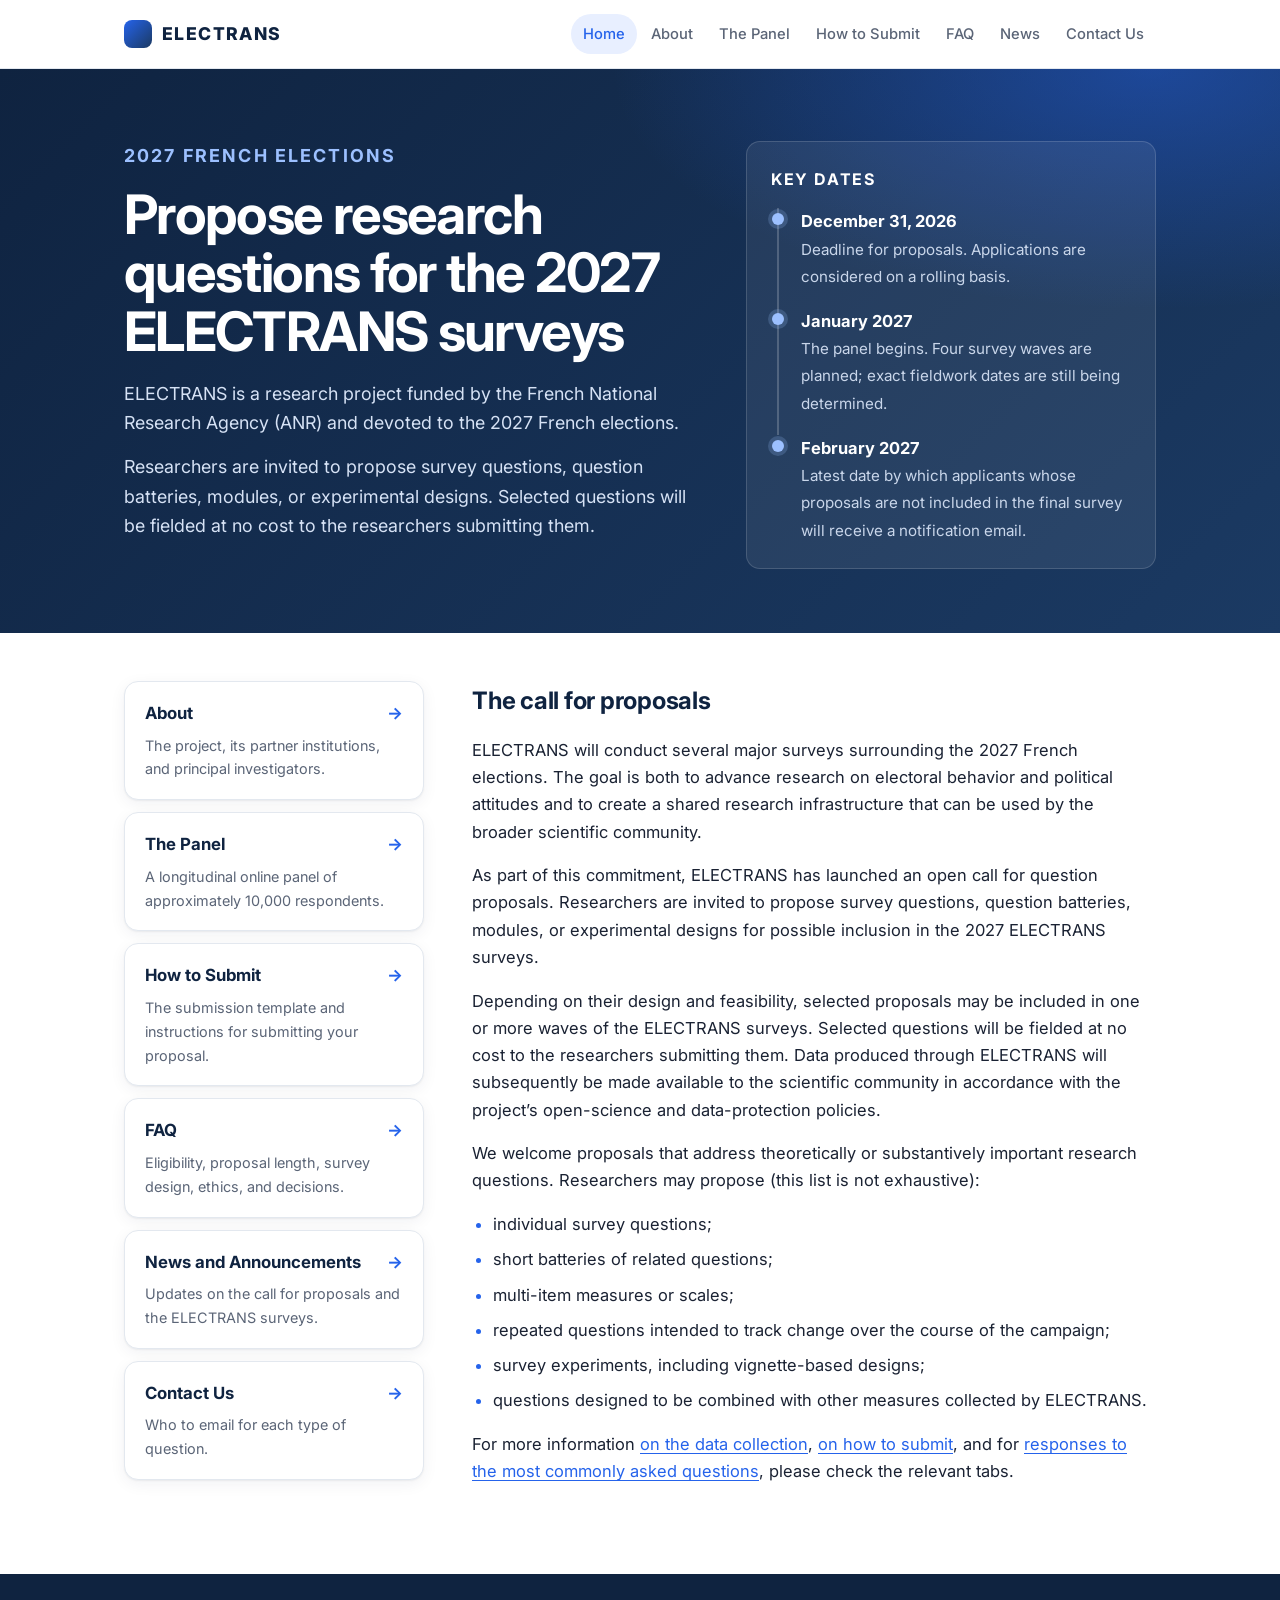
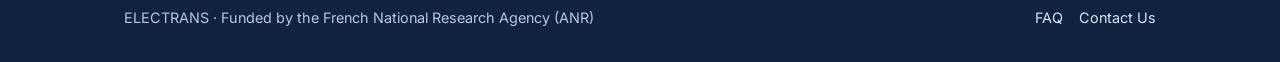
<file: index.html>
<!DOCTYPE html>
<html lang="en">
<head>
  <meta charset="UTF-8">
  <meta name="viewport" content="width=device-width, initial-scale=1.0">
  <title>Home | ELECTRANS</title>
  <link rel="preconnect" href="https://fonts.googleapis.com">
  <link rel="preconnect" href="https://fonts.gstatic.com" crossorigin>
  <link href="https://fonts.googleapis.com/css2?family=Inter:wght@400;500;600;700;800&display=swap" rel="stylesheet">
  <link rel="stylesheet" href="style.css">
</head>
<body>
  <header>
    <div class="container">
      <a class="logo" href="index.html"><span class="logo-mark" aria-hidden="true"></span>ELECTRANS</a>
      <button class="menu-toggle" type="button" aria-expanded="false" aria-controls="site-nav" onclick="var n=document.getElementById('site-nav');var o=n.classList.toggle('open');this.setAttribute('aria-expanded',o)">Menu</button>
      <nav id="site-nav" aria-label="Main">
        <ul>
          <li><a href="index.html" class="active" aria-current="page">Home</a></li>
          <li><a href="about.html">About</a></li>
          <li><a href="panel.html">The Panel</a></li>
          <li><a href="how-to-submit.html">How to Submit</a></li>
          <li><a href="faq.html">FAQ</a></li>
          <li><a href="news.html">News</a></li>
          <li><a href="contact.html">Contact Us</a></li>
        </ul>
      </nav>
    </div>
  </header>

  <div class="hero">
    <div class="container hero-grid">
      <div>
        <p class="eyebrow">2027 French elections</p>
        <h1>Propose research questions for the 2027 ELECTRANS surveys</h1>
        <p>ELECTRANS is a research project funded by the French National Research Agency (ANR) and devoted to the 2027 French elections.</p>
        <p>Researchers are invited to propose survey questions, question batteries, modules, or experimental designs. Selected questions will be fielded at no cost to the researchers submitting them.</p>
      </div>
      <div class="dates">
        <h2>Key dates</h2>
        <ol>
          <li><span class="when">December 31, 2026</span><span class="what">Deadline for proposals. Applications are considered on a rolling basis.</span></li>
          <li><span class="when">January 2027</span><span class="what">The panel begins. Four survey waves are planned; exact fieldwork dates are still being determined.</span></li>
          <li><span class="when">February 2027</span><span class="what">Latest date by which applicants whose proposals are not included in the final survey will receive a notification email.</span></li>
        </ol>
      </div>
    </div>
  </div>

  <main>
    <div class="container">
      <div class="home-grid">
      <aside class="home-links" aria-label="Explore the site">
        <div class="nav-cards nav-stack">
          <a class="nav-card" href="about.html"><span class="t">About</span><span class="d">The project, its partner institutions, and principal investigators.</span></a>
          <a class="nav-card" href="panel.html"><span class="t">The Panel</span><span class="d">A longitudinal online panel of approximately 10,000 respondents.</span></a>
          <a class="nav-card" href="how-to-submit.html"><span class="t">How to Submit</span><span class="d">The submission template and instructions for submitting your proposal.</span></a>
          <a class="nav-card" href="faq.html"><span class="t">FAQ</span><span class="d">Eligibility, proposal length, survey design, ethics, and decisions.</span></a>
          <a class="nav-card" href="news.html"><span class="t">News and Announcements</span><span class="d">Updates on the call for proposals and the ELECTRANS surveys.</span></a>
          <a class="nav-card" href="contact.html"><span class="t">Contact Us</span><span class="d">Who to email for each type of question.</span></a>
        </div>
      </aside>
      <section class="home-text">
        <h2>The call for proposals</h2>
        <p>ELECTRANS will conduct several major surveys surrounding the 2027 French elections. The goal is both to advance research on electoral behavior and political attitudes and to create a shared research infrastructure that can be used by the broader scientific community.</p>
        <p>As part of this commitment, ELECTRANS has launched an open call for question proposals. Researchers are invited to propose survey questions, question batteries, modules, or experimental designs for possible inclusion in the 2027 ELECTRANS surveys.</p>
        <p>Depending on their design and feasibility, selected proposals may be included in one or more waves of the ELECTRANS surveys. Selected questions will be fielded at no cost to the researchers submitting them. Data produced through ELECTRANS will subsequently be made available to the scientific community in accordance with the project&rsquo;s open-science and data-protection policies.</p>
        <p>We welcome proposals that address theoretically or substantively important research questions. Researchers may propose (this list is not exhaustive):</p>
        <ul>
          <li>individual survey questions;</li>
          <li>short batteries of related questions;</li>
          <li>multi-item measures or scales;</li>
          <li>repeated questions intended to track change over the course of the campaign;</li>
          <li>survey experiments, including vignette-based designs;</li>
          <li>questions designed to be combined with other measures collected by ELECTRANS.</li>
        </ul>
        <p>For more information <a href="panel.html">on the data collection</a>, <a href="how-to-submit.html">on how to submit</a>, and for <a href="faq.html">responses to the most commonly asked questions</a>, please check the relevant tabs.</p>
      </section>
      </div>

    </div>
  </main>

  <footer>
    <div class="container">
      <p>ELECTRANS &middot; Funded by the French National Research Agency (ANR)</p>
      <p><a href="faq.html">FAQ</a><a href="contact.html">Contact Us</a></p>
    </div>
  </footer>
</body>
</html>
</file>
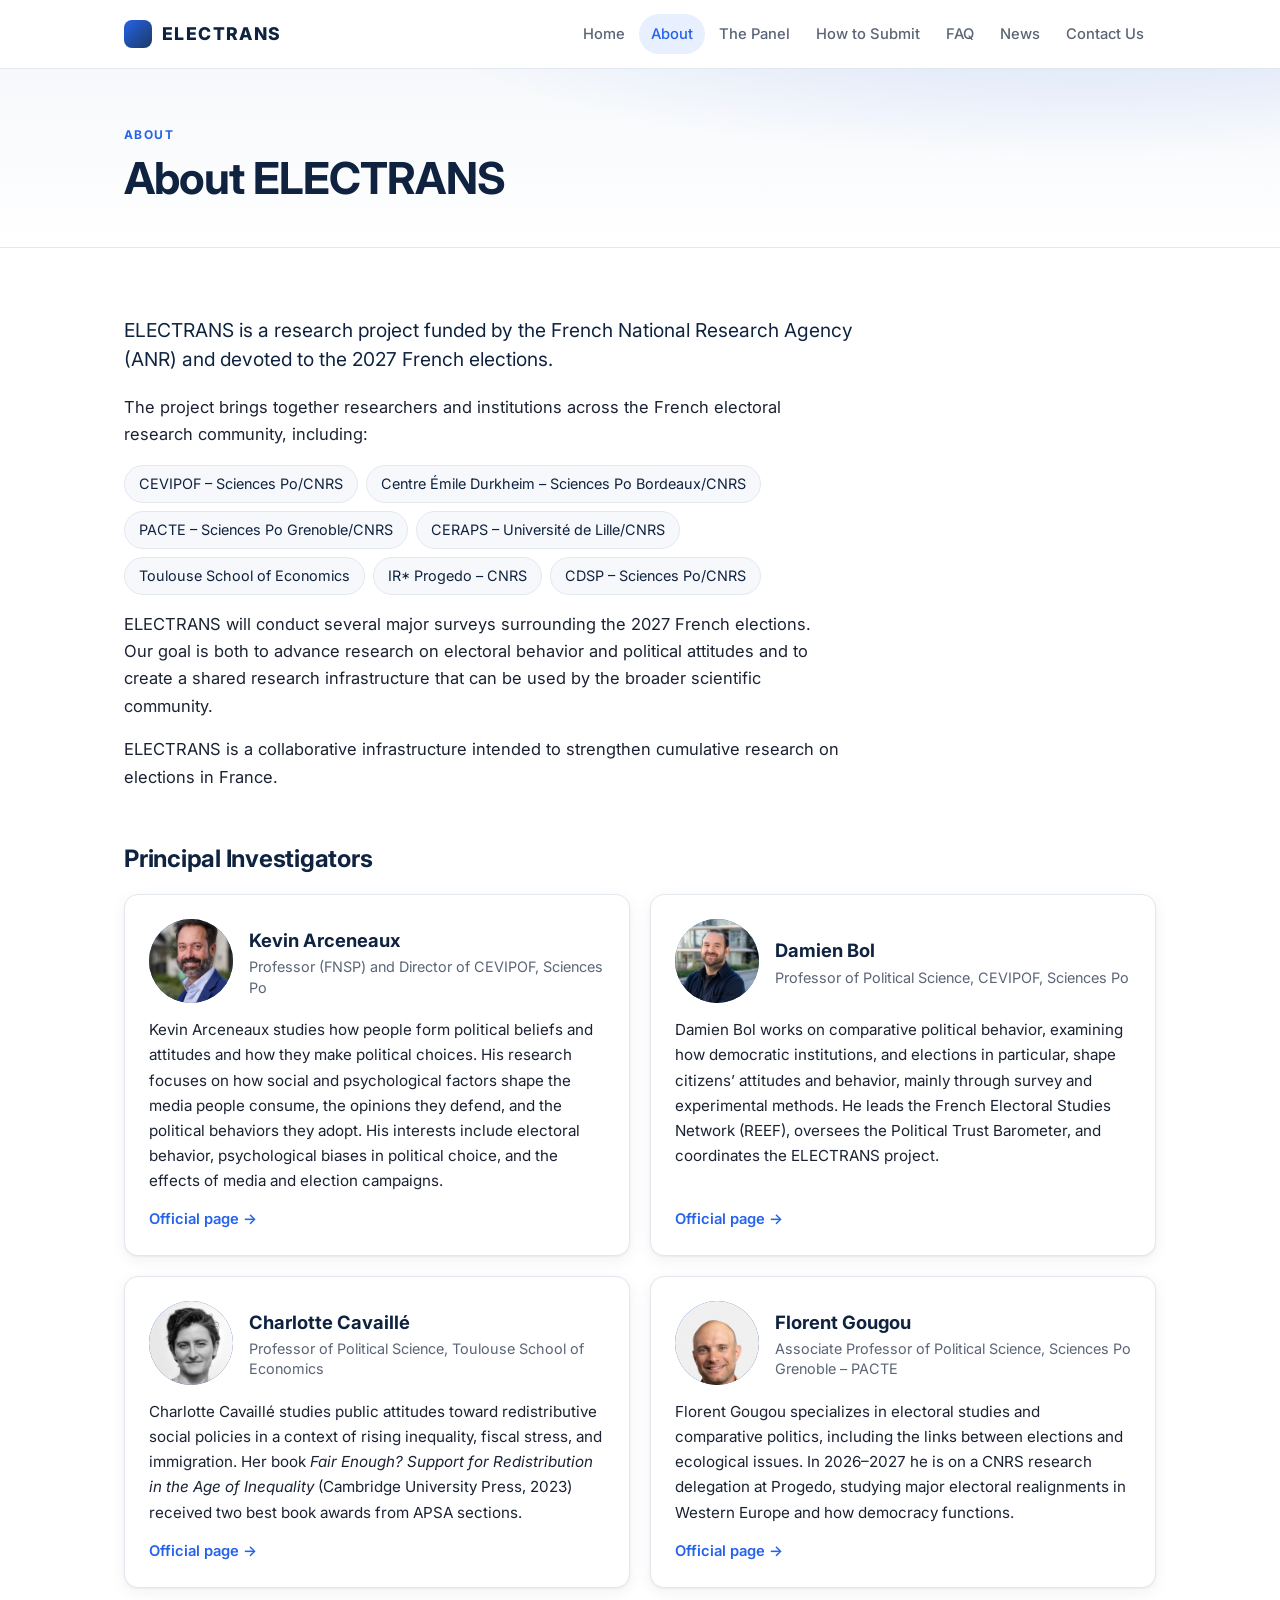
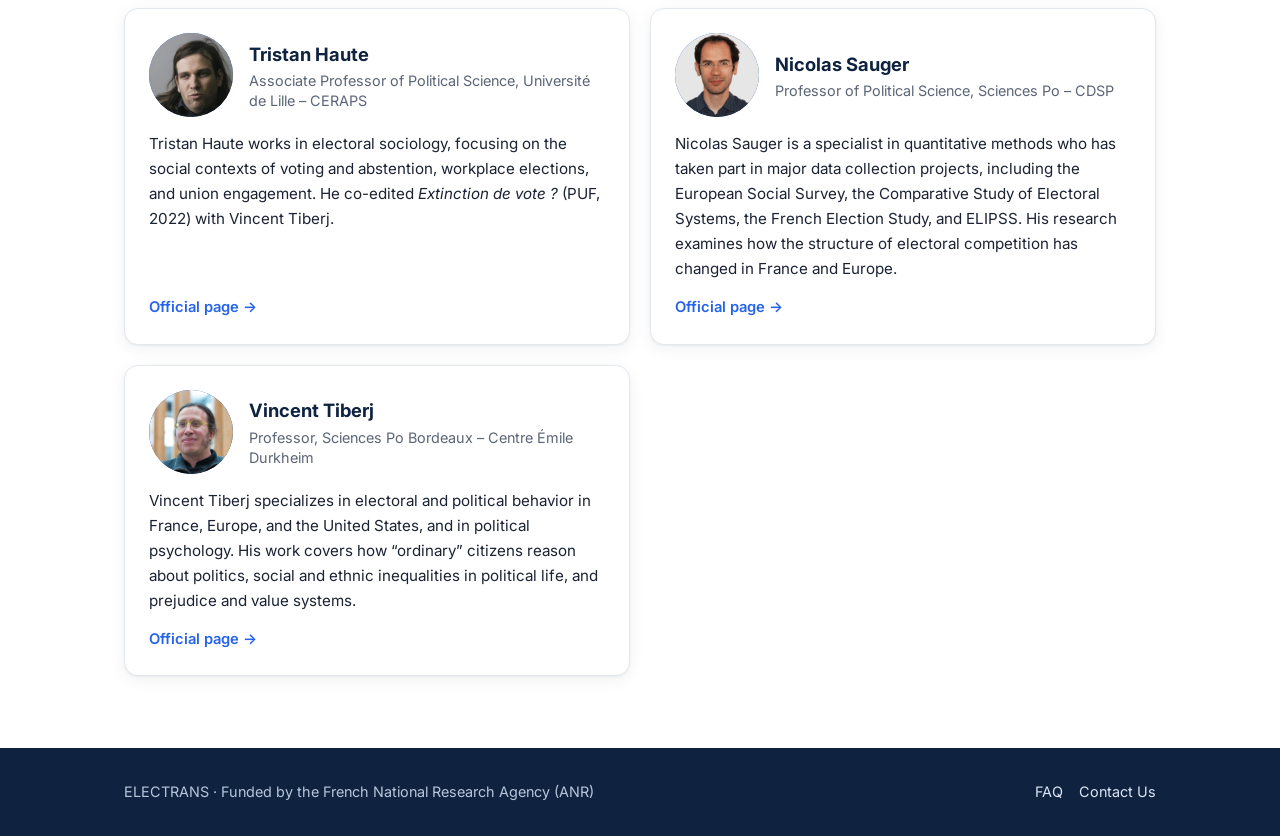
<file: about.html>
<!DOCTYPE html>
<html lang="en">
<head>
  <meta charset="UTF-8">
  <meta name="viewport" content="width=device-width, initial-scale=1.0">
  <title>About ELECTRANS | ELECTRANS</title>
  <link rel="preconnect" href="https://fonts.googleapis.com">
  <link rel="preconnect" href="https://fonts.gstatic.com" crossorigin>
  <link href="https://fonts.googleapis.com/css2?family=Inter:wght@400;500;600;700;800&display=swap" rel="stylesheet">
  <link rel="stylesheet" href="style.css">
</head>
<body>
  <header>
    <div class="container">
      <a class="logo" href="index.html"><span class="logo-mark" aria-hidden="true"></span>ELECTRANS</a>
      <button class="menu-toggle" type="button" aria-expanded="false" aria-controls="site-nav" onclick="var n=document.getElementById('site-nav');var o=n.classList.toggle('open');this.setAttribute('aria-expanded',o)">Menu</button>
      <nav id="site-nav" aria-label="Main">
        <ul>
          <li><a href="index.html">Home</a></li>
          <li><a href="about.html" class="active" aria-current="page">About</a></li>
          <li><a href="panel.html">The Panel</a></li>
          <li><a href="how-to-submit.html">How to Submit</a></li>
          <li><a href="faq.html">FAQ</a></li>
          <li><a href="news.html">News</a></li>
          <li><a href="contact.html">Contact Us</a></li>
        </ul>
      </nav>
    </div>
  </header>

  <div class="page-title">
    <div class="container">
      <p class="eyebrow">About</p><h1>About ELECTRANS</h1>
    </div>
  </div>

  <main>
    <div class="container">
      <section class="narrow">
        <p class="lead">ELECTRANS is a research project funded by the French National Research Agency (ANR) and devoted to the 2027 French elections.</p>
        <p>The project brings together researchers and institutions across the French electoral research community, including:</p>
        <ul class="institutions">
          <li>CEVIPOF &ndash; Sciences Po/CNRS</li>
          <li>Centre &Eacute;mile Durkheim &ndash; Sciences Po Bordeaux/CNRS</li>
          <li>PACTE &ndash; Sciences Po Grenoble/CNRS</li>
          <li>CERAPS &ndash; Universit&eacute; de Lille/CNRS</li>
          <li>Toulouse School of Economics</li>
          <li>IR* Progedo &ndash; CNRS</li>
          <li>CDSP &ndash; Sciences Po/CNRS</li>
        </ul>
        <p>ELECTRANS will conduct several major surveys surrounding the 2027 French elections. Our goal is both to advance research on electoral behavior and political attitudes and to create a shared research infrastructure that can be used by the broader scientific community.</p>
        <p>ELECTRANS is a collaborative infrastructure intended to strengthen cumulative research on elections in France.</p>
      </section>
      <section>
        <h2>Principal Investigators</h2>
        <div class="pi-grid">
          <article class="pi-card">
            <div class="pi-head">
              <div class="pi-photo"><img src="[data-uri]" alt="Kevin Arceneaux" onerror="this.remove()"><span aria-hidden="true">KA</span></div>
              <div><h3>Kevin Arceneaux</h3><p class="pi-role">Professor (FNSP) and Director of CEVIPOF, Sciences Po</p></div>
            </div>
            <p class="pi-bio">Kevin Arceneaux studies how people form political beliefs and attitudes and how they make political choices. His research focuses on how social and psychological factors shape the media people consume, the opinions they defend, and the political behaviors they adopt. His interests include electoral behavior, psychological biases in political choice, and the effects of media and election campaigns.</p>
            <a class="pi-link" href="https://www.sciencespo.fr/cevipof/fr/annuaire/arceneaux-kevin/" target="_blank" rel="noopener">Official page &rarr;</a>
          </article>
          <article class="pi-card">
            <div class="pi-head">
              <div class="pi-photo"><img src="[data-uri]" alt="Damien Bol" onerror="this.remove()"><span aria-hidden="true">DB</span></div>
              <div><h3>Damien Bol</h3><p class="pi-role">Professor of Political Science, CEVIPOF, Sciences Po</p></div>
            </div>
            <p class="pi-bio">Damien Bol works on comparative political behavior, examining how democratic institutions, and elections in particular, shape citizens&rsquo; attitudes and behavior, mainly through survey and experimental methods. He leads the French Electoral Studies Network (REEF), oversees the Political Trust Barometer, and coordinates the ELECTRANS project.</p>
            <a class="pi-link" href="https://www.sciencespo.fr/cevipof/fr/annuaire/bol-damien/" target="_blank" rel="noopener">Official page &rarr;</a>
          </article>
          <article class="pi-card">
            <div class="pi-head">
              <div class="pi-photo"><img src="[data-uri]" alt="Charlotte Cavaill&eacute;" onerror="this.remove()"><span aria-hidden="true">CC</span></div>
              <div><h3>Charlotte Cavaill&eacute;</h3><p class="pi-role">Professor of Political Science, Toulouse School of Economics</p></div>
            </div>
            <p class="pi-bio">Charlotte Cavaill&eacute; studies public attitudes toward redistributive social policies in a context of rising inequality, fiscal stress, and immigration. Her book <em>Fair Enough? Support for Redistribution in the Age of Inequality</em> (Cambridge University Press, 2023) received two best book awards from APSA sections.</p>
            <a class="pi-link" href="https://charlottecavaille.wordpress.com/" target="_blank" rel="noopener">Official page &rarr;</a>
          </article>
          <article class="pi-card">
            <div class="pi-head">
              <div class="pi-photo"><img src="[data-uri]" alt="Florent Gougou" onerror="this.remove()"><span aria-hidden="true">FG</span></div>
              <div><h3>Florent Gougou</h3><p class="pi-role">Associate Professor of Political Science, Sciences Po Grenoble &ndash; PACTE</p></div>
            </div>
            <p class="pi-bio">Florent Gougou specializes in electoral studies and comparative politics, including the links between elections and ecological issues. In 2026&ndash;2027 he is on a CNRS research delegation at Progedo, studying major electoral realignments in Western Europe and how democracy functions.</p>
            <a class="pi-link" href="https://www.sciencespo-grenoble.fr/gougou-florent" target="_blank" rel="noopener">Official page &rarr;</a>
          </article>
          <article class="pi-card">
            <div class="pi-head">
              <div class="pi-photo"><img src="[data-uri]" alt="Tristan Haute" onerror="this.remove()"><span aria-hidden="true">TH</span></div>
              <div><h3>Tristan Haute</h3><p class="pi-role">Associate Professor of Political Science, Universit&eacute; de Lille &ndash; CERAPS</p></div>
            </div>
            <p class="pi-bio">Tristan Haute works in electoral sociology, focusing on the social contexts of voting and abstention, workplace elections, and union engagement. He co-edited <em>Extinction de vote ?</em> (PUF, 2022) with Vincent Tiberj.</p>
            <a class="pi-link" href="https://pro.univ-lille.fr/tristan-haute" target="_blank" rel="noopener">Official page &rarr;</a>
          </article>
          <article class="pi-card">
            <div class="pi-head">
              <div class="pi-photo"><img src="[data-uri]" alt="Nicolas Sauger" onerror="this.remove()"><span aria-hidden="true">NS</span></div>
              <div><h3>Nicolas Sauger</h3><p class="pi-role">Professor of Political Science, Sciences Po &ndash; CDSP</p></div>
            </div>
            <p class="pi-bio">Nicolas Sauger is a specialist in quantitative methods who has taken part in major data collection projects, including the European Social Survey, the Comparative Study of Electoral Systems, the French Election Study, and ELIPSS. His research examines how the structure of electoral competition has changed in France and Europe.</p>
            <a class="pi-link" href="https://www.sciencespo.fr/cdsp/fr/annuaire/sauger-nicolas/" target="_blank" rel="noopener">Official page &rarr;</a>
          </article>
          <article class="pi-card">
            <div class="pi-head">
              <div class="pi-photo"><img src="[data-uri]" alt="Vincent Tiberj" onerror="this.remove()"><span aria-hidden="true">VT</span></div>
              <div><h3>Vincent Tiberj</h3><p class="pi-role">Professor, Sciences Po Bordeaux &ndash; Centre &Eacute;mile Durkheim</p></div>
            </div>
            <p class="pi-bio">Vincent Tiberj specializes in electoral and political behavior in France, Europe, and the United States, and in political psychology. His work covers how &ldquo;ordinary&rdquo; citizens reason about politics, social and ethnic inequalities in political life, and prejudice and value systems.</p>
            <a class="pi-link" href="https://www.centreemiledurkheim.fr/membre/vincent-tiberj/" target="_blank" rel="noopener">Official page &rarr;</a>
          </article>
        </div>
      </section>

    </div>
  </main>

  <footer>
    <div class="container">
      <p>ELECTRANS &middot; Funded by the French National Research Agency (ANR)</p>
      <p><a href="faq.html">FAQ</a><a href="contact.html">Contact Us</a></p>
    </div>
  </footer>
</body>
</html>
</file>
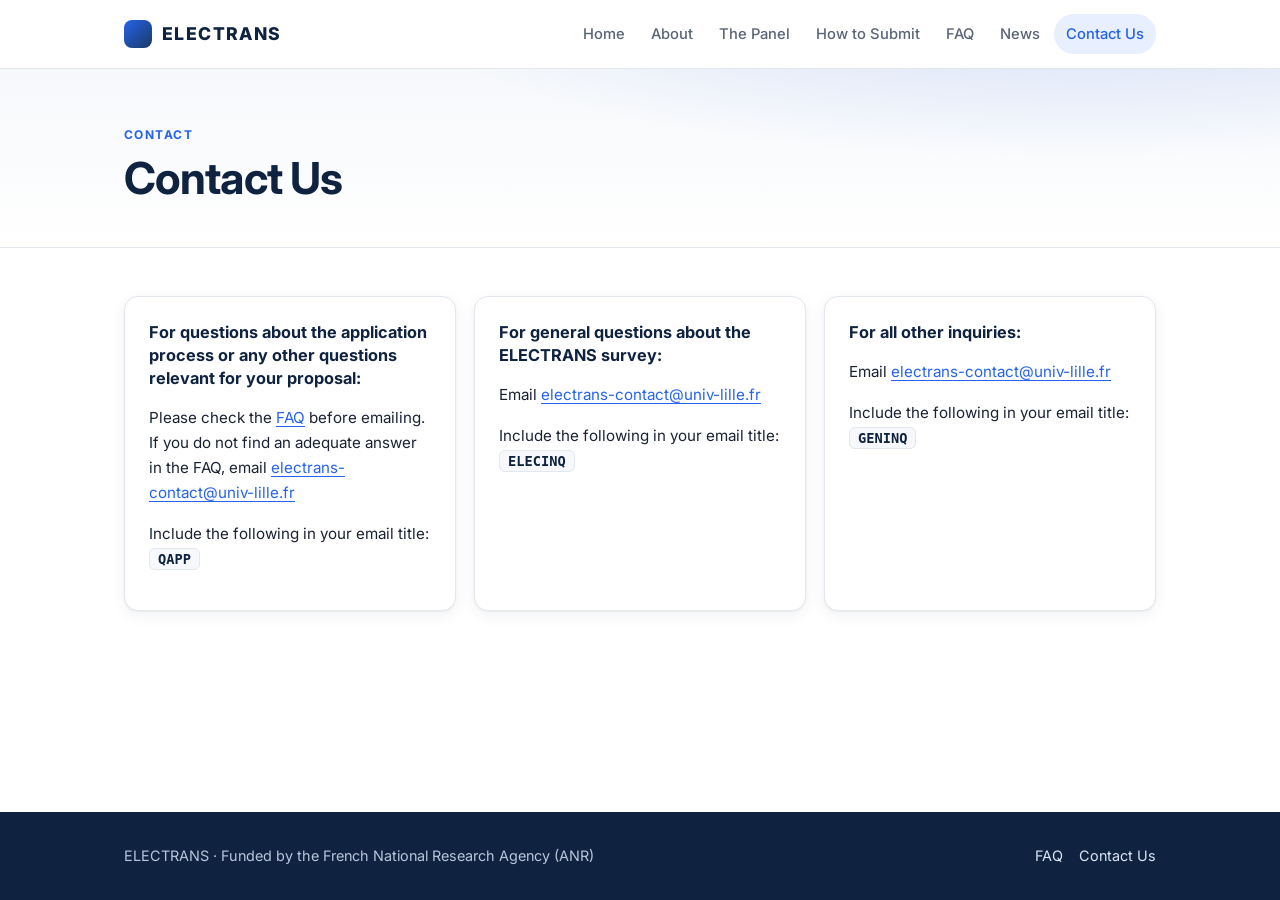
<file: contact.html>
<!DOCTYPE html>
<html lang="en">
<head>
  <meta charset="UTF-8">
  <meta name="viewport" content="width=device-width, initial-scale=1.0">
  <title>Contact Us | ELECTRANS</title>
  <link rel="preconnect" href="https://fonts.googleapis.com">
  <link rel="preconnect" href="https://fonts.gstatic.com" crossorigin>
  <link href="https://fonts.googleapis.com/css2?family=Inter:wght@400;500;600;700;800&display=swap" rel="stylesheet">
  <link rel="stylesheet" href="style.css">
</head>
<body>
  <header>
    <div class="container">
      <a class="logo" href="index.html"><span class="logo-mark" aria-hidden="true"></span>ELECTRANS</a>
      <button class="menu-toggle" type="button" aria-expanded="false" aria-controls="site-nav" onclick="var n=document.getElementById('site-nav');var o=n.classList.toggle('open');this.setAttribute('aria-expanded',o)">Menu</button>
      <nav id="site-nav" aria-label="Main">
        <ul>
          <li><a href="index.html">Home</a></li>
          <li><a href="about.html">About</a></li>
          <li><a href="panel.html">The Panel</a></li>
          <li><a href="how-to-submit.html">How to Submit</a></li>
          <li><a href="faq.html">FAQ</a></li>
          <li><a href="news.html">News</a></li>
          <li><a href="contact.html" class="active" aria-current="page">Contact Us</a></li>
        </ul>
      </nav>
    </div>
  </header>

  <div class="page-title">
    <div class="container">
      <p class="eyebrow">Contact</p><h1>Contact Us</h1>
    </div>
  </div>

  <main>
    <div class="container">
      <section>
        <div class="contact-grid">
          <div class="contact-block">
            <h3>For questions about the application process or any other questions relevant for your proposal:</h3>
            <p>Please check the <a href="faq.html">FAQ</a> before emailing. If you do not find an adequate answer in the FAQ, email <a href="mailto:electrans-contact@univ-lille.fr">electrans-contact@univ-lille.fr</a></p>
            <p>Include the following in your email title: <span class="code">QAPP</span></p>
          </div>
          <div class="contact-block">
            <h3>For general questions about the ELECTRANS survey:</h3>
            <p>Email <a href="mailto:electrans-contact@univ-lille.fr">electrans-contact@univ-lille.fr</a></p>
            <p>Include the following in your email title: <span class="code">ELECINQ</span></p>
          </div>
          <div class="contact-block">
            <h3>For all other inquiries:</h3>
            <p>Email <a href="mailto:electrans-contact@univ-lille.fr">electrans-contact@univ-lille.fr</a></p>
            <p>Include the following in your email title: <span class="code">GENINQ</span></p>
          </div>
        </div>
      </section>

    </div>
  </main>

  <footer>
    <div class="container">
      <p>ELECTRANS &middot; Funded by the French National Research Agency (ANR)</p>
      <p><a href="faq.html">FAQ</a><a href="contact.html">Contact Us</a></p>
    </div>
  </footer>
</body>
</html>
</file>
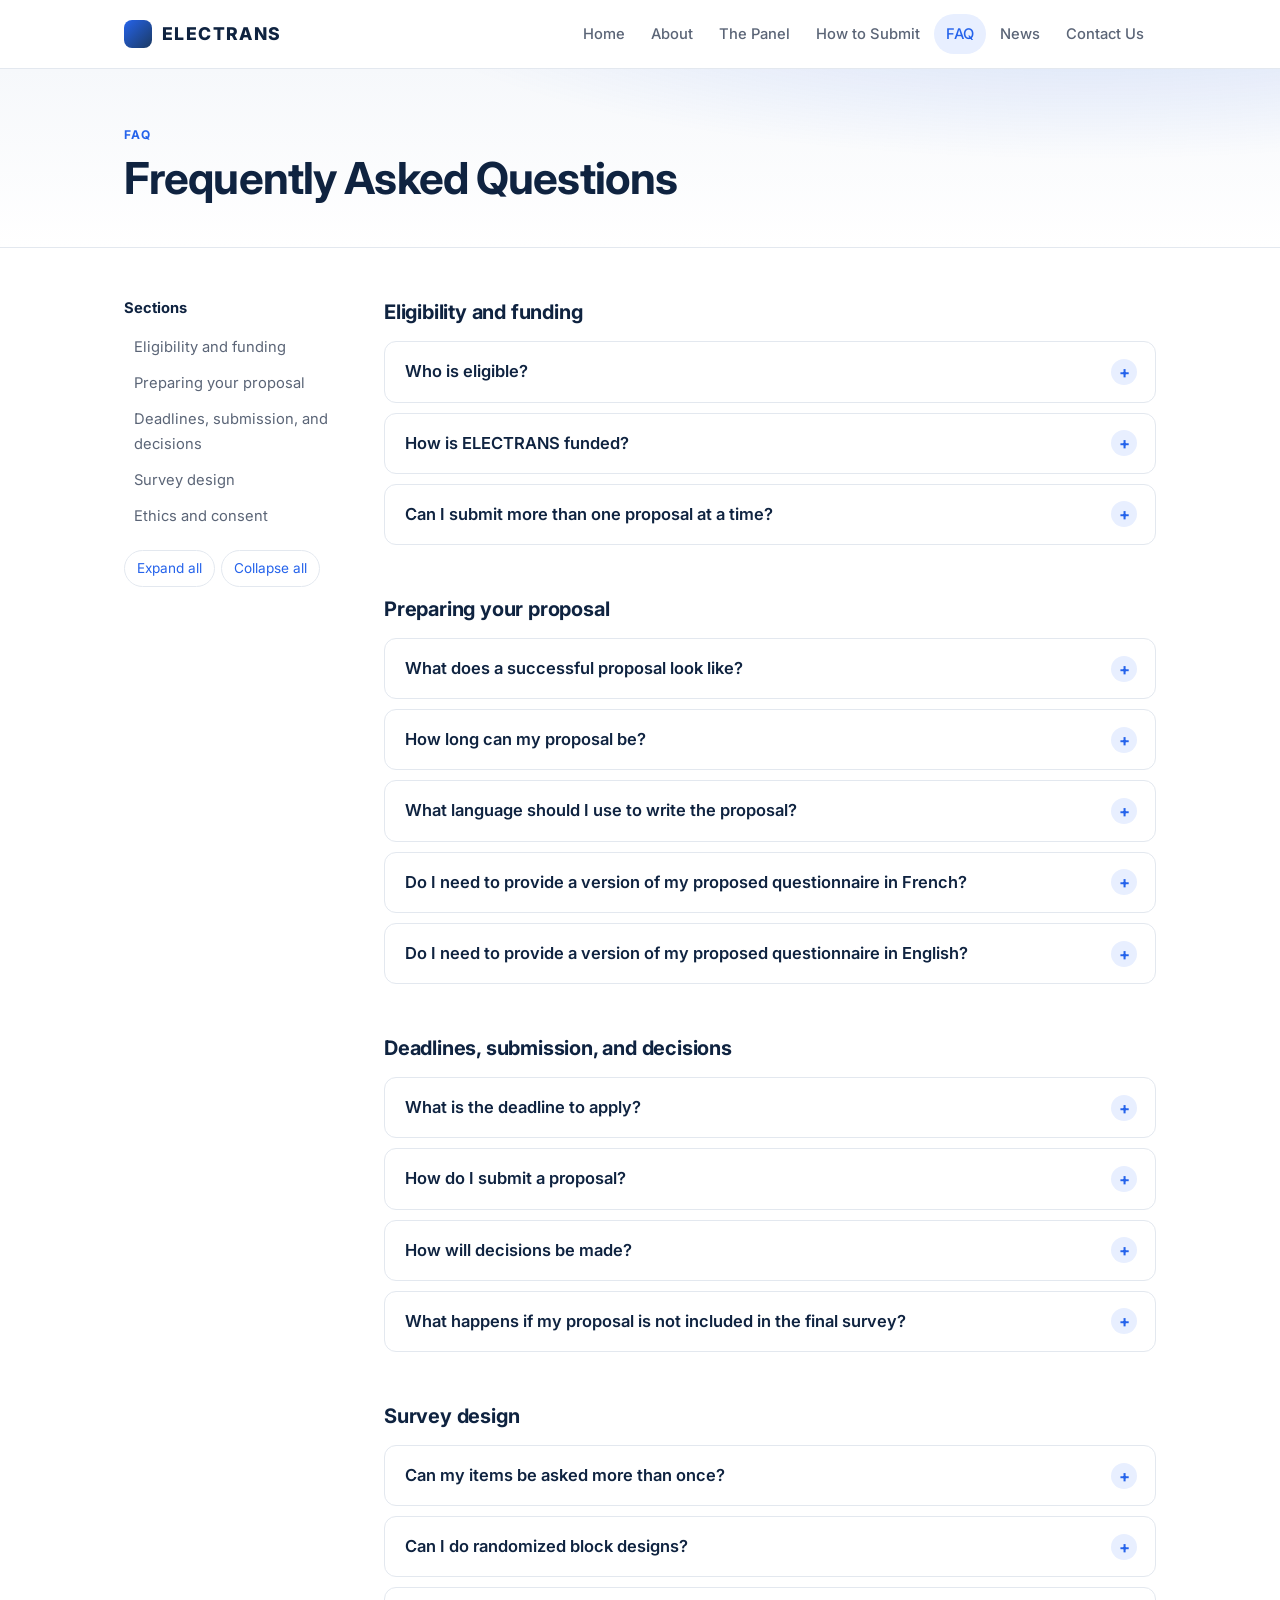
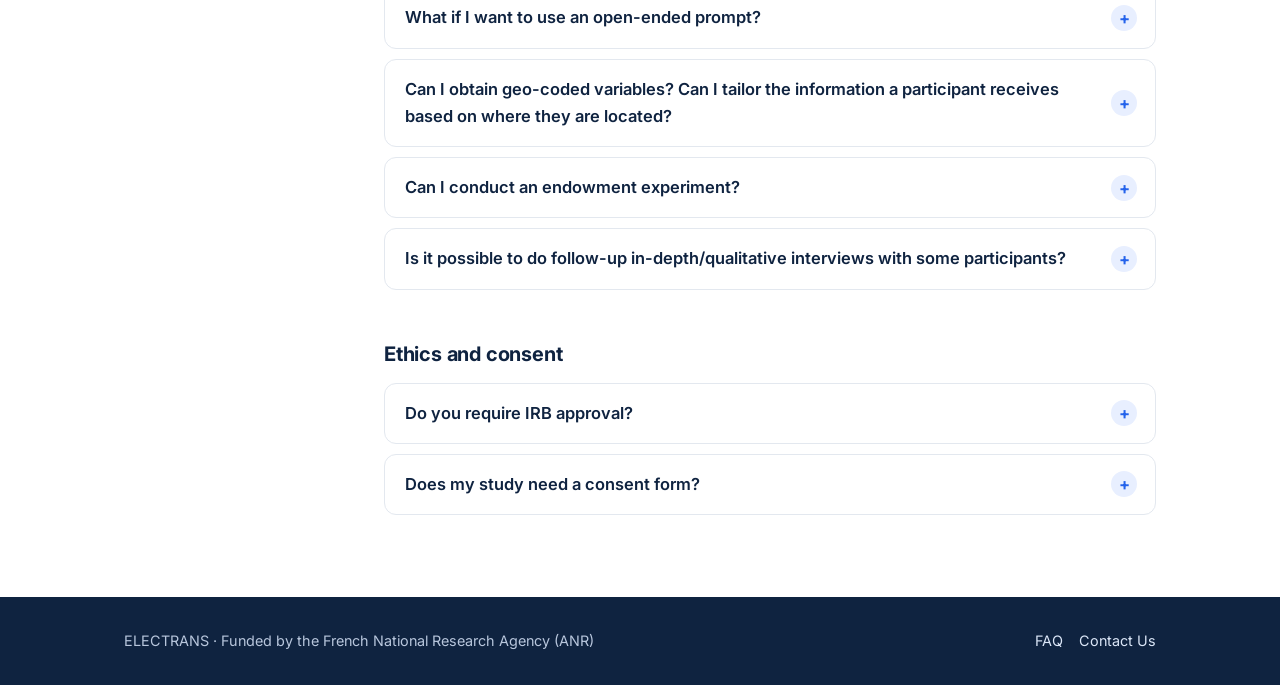
<file: faq.html>
<!DOCTYPE html>
<html lang="en">
<head>
  <meta charset="UTF-8">
  <meta name="viewport" content="width=device-width, initial-scale=1.0">
  <title>Frequently Asked Questions | ELECTRANS</title>
  <link rel="preconnect" href="https://fonts.googleapis.com">
  <link rel="preconnect" href="https://fonts.gstatic.com" crossorigin>
  <link href="https://fonts.googleapis.com/css2?family=Inter:wght@400;500;600;700;800&display=swap" rel="stylesheet">
  <link rel="stylesheet" href="style.css">
</head>
<body>
  <header>
    <div class="container">
      <a class="logo" href="index.html"><span class="logo-mark" aria-hidden="true"></span>ELECTRANS</a>
      <button class="menu-toggle" type="button" aria-expanded="false" aria-controls="site-nav" onclick="var n=document.getElementById('site-nav');var o=n.classList.toggle('open');this.setAttribute('aria-expanded',o)">Menu</button>
      <nav id="site-nav" aria-label="Main">
        <ul>
          <li><a href="index.html">Home</a></li>
          <li><a href="about.html">About</a></li>
          <li><a href="panel.html">The Panel</a></li>
          <li><a href="how-to-submit.html">How to Submit</a></li>
          <li><a href="faq.html" class="active" aria-current="page">FAQ</a></li>
          <li><a href="news.html">News</a></li>
          <li><a href="contact.html">Contact Us</a></li>
        </ul>
      </nav>
    </div>
  </header>

  <div class="page-title">
    <div class="container">
      <p class="eyebrow">FAQ</p><h1>Frequently Asked Questions</h1>
    </div>
  </div>

  <main>
    <div class="container">
      <div class="faq-layout">
        <aside class="faq-toc">
          <p>Sections</p>
          <ul>
            <li><a href="#getting-started">Eligibility and funding</a></li>
            <li><a href="#preparing">Preparing your proposal</a></li>
            <li><a href="#submitting">Deadlines, submission, and decisions</a></li>
            <li><a href="#design">Survey design</a></li>
            <li><a href="#ethics">Ethics and consent</a></li>
          </ul>
          <div class="faq-tools"><button type="button" onclick="document.querySelectorAll('details').forEach(function(d){d.open=true})">Expand all</button><button type="button" onclick="document.querySelectorAll('details').forEach(function(d){d.open=false})">Collapse all</button></div>
        </aside>
        <div>
        <section class="faq-group" id="getting-started">
          <h2>Eligibility and funding</h2>
          <details>
            <summary>Who is eligible?</summary>
          <p>We welcome applications from everyone regardless of their status and nationality or where they&rsquo;re based.</p>
          </details>
          <details>
            <summary>How is ELECTRANS funded?</summary>
          <p>ELECTRANS is a research project funded by the French National Research Agency (ANR).</p>
          </details>
          <details>
            <summary>Can I submit more than one proposal at a time?</summary>
          <p>Yes. You may submit more than one proposal; each one will be considered on its own merits.</p>
          </details>
        </section>
        <section class="faq-group" id="preparing">
          <h2>Preparing your proposal</h2>
          <details>
            <summary>What does a successful proposal look like?</summary>
          <p>The successful proposal:</p>
          <ol>
            <li><strong>Asks a clear research question.</strong><br>Applicants should explain what they seek to learn with the proposed questions and design.</li>
            <li><strong>Makes a substantive scientific contribution.</strong><br>The proposed questions should help advance knowledge rather than simply collect descriptive information of narrow interest.</li>
            <li><strong>Makes good use of the ELECTRANS infrastructure.</strong><br>Priority may be given to questions that particularly benefit from being fielded during an election campaign, from repeated observations of the same respondents, from a large national sample, or from linkage with other ELECTRANS measures.</li>
            <li><strong>Uses questionnaire space efficiently.</strong><br>Survey time is a scarce collective resource. Applicants should request only the number of questions necessary to answer their research question.</li>
            <li><strong>Is methodologically well specified.</strong><br>The proposal should provide the exact wording of all proposed questions, response options, randomization procedures, stimuli, and routing instructions necessary to understand the design.</li>
            <li><strong>Is feasible and ethically appropriate.</strong><br>Questions must be compatible with the technical, legal, ethical, and data-protection requirements governing survey research in political science.</li>
            <li><strong>Refers to the relevant literature using a detailed bibliography.</strong></li>
          </ol>
          <p>For survey items that are central to your project, we encourage you to address the following questions in your proposal:</p>
          <ul>
            <li>What is the underlying concept this item seeks to measure?</li>
            <li>Why do you want to study this concept?</li>
            <li>What is your preferred wording? [Please indicate any possible alternative wording. If the concept requires a battery of questions, please specify the proposed battery.]</li>
            <li>What response options would you use?</li>
            <li>Are there precedents for this wording? For example, has it been used in CEVIPOF surveys, in comparative surveys from other countries (CSES, ESS, etc.), or in national surveys such as the ANES?</li>
            <li>What distribution of responses do you expect? [Please provide any existing results for France or a relevant benchmark country.]</li>
          </ul>
          </details>
          <details>
            <summary>How long can my proposal be?</summary>
          <p>Proposals are limited to five pages of text (including footnotes/endnotes), plus references, up to two pages of tables, and the actual survey items to be included (not included in the page count).</p>
          <p>Proposals must be double-spaced and 12-point font. A smaller font is allowed in footnotes and endnotes, and there are no specific formatting requirements for tables.</p>
          <p>Proposals that exceed these limits will be returned for editing.</p>
          </details>
          <details>
            <summary>What language should I use to write the proposal?</summary>
          <p>You may write your proposal in French or in English. Note, however, that the proposed survey items themselves must be provided in French (see below).</p>
          </details>
          <details>
            <summary>Do I need to provide a version of my proposed questionnaire in French?</summary>
          <p>Yes. The wording of all proposed survey items should be provided in French, as the questionnaire will be fielded in French. If French is not your first language and you would welcome feedback on item wording, you can mention it in the application.</p>
          </details>
          <details>
            <summary>Do I need to provide a version of my proposed questionnaire in English?</summary>
          <p>No. Only the French version of your questionnaire is required; an English version is optional.</p>
          </details>
        </section>
        <section class="faq-group" id="submitting">
          <h2>Deadlines, submission, and decisions</h2>
          <details>
            <summary>What is the deadline to apply?</summary>
          <p>Applications will be considered on a rolling basis. We will not accept any new application past the December 31, 2026 deadline.</p>
          </details>
          <details>
            <summary>How do I submit a proposal?</summary>
          <p>All information is available <a href="how-to-submit.html">here</a>.</p>
          </details>
          <details>
            <summary>How will decisions be made?</summary>
          <p>Given the short timeline, decisions will be made collectively by the core research team. When the team lacks the relevant substantive or methodological expertise, it will seek input from external experts.</p>
          <p>The main selection criterion will be the amount of scientific knowledge a proposal is expected to generate relative to the survey time it requires. In other words, priority will be given to proposals that make the most efficient use of limited questionnaire space.</p>
          <p>This is not a competition; we will not be designating winners or losers, nor issuing acceptances or rejections as a journal would. It is always challenging for the core research team to prioritize the ideas you present: there are far too many good suggestions for us to field. We regard all input as valuable, regardless of the final decisions about what we have space to include on the pilot questionnaire. And while we will not have time to provide feedback on specific suggestions, we may follow up in some cases if we have further questions or can suggest easy amendments to the proposal that could make it more feasible or efficient.</p>
          </details>
          <details>
            <summary>What happens if my proposal is not included in the final survey?</summary>
          <p>You will receive a notification email in late February at the latest.</p>
          </details>
        </section>
        <section class="faq-group" id="design">
          <h2>Survey design</h2>
          <details>
            <summary>Can my items be asked more than once?</summary>
          <p>Yes. Items may be repeated across survey waves when the research design includes a pre&ndash;post election component or another longitudinal dimension.</p>
          </details>
          <details>
            <summary>Can I do randomized block designs?</summary>
          <p>Yes. In a randomized block design, randomization is done within categories of a variable and can improve the efficiency (power) of a study. Blocking can be done on profile variables that have been in the baseline wave.</p>
          </details>
          <details>
            <summary>What if I want to use an open-ended prompt?</summary>
          <p>We do not prohibit proposals that include open-ended questions. However, because open-ended items typically require more survey time, this additional burden will be taken into account when evaluating the proposal.</p>
          </details>
          <details>
            <summary>Can I obtain geo-coded variables? Can I tailor the information a participant receives based on where they are located?</summary>
          <p>Maybe! We will add more information on geo-coded variables soon. The main concern is ensuring that the data collected remains anonymous.</p>
          </details>
          <details>
            <summary>Can I conduct an endowment experiment?</summary>
          <p>No. ELECTRANS cannot accommodate endowment experiments, in which participants receive a real-stakes reward such as a payment in real money.</p>
          </details>
          <details>
            <summary>Is it possible to do follow-up in-depth/qualitative interviews with some participants?</summary>
          <p>No. ELECTRANS cannot arrange follow-up in-depth or qualitative interviews with survey participants.</p>
          </details>
        </section>
        <section class="faq-group" id="ethics">
          <h2>Ethics and consent</h2>
          <details>
            <summary>Do you require IRB approval?</summary>
          <p>ELECTRANS does not require IRB approval as a condition for a proposal to be reviewed and accepted. However, we will assess whether the proposed research is ethically appropriate and consistent with standard social-science research norms, as well as with the technical, legal, ethical, and data-protection requirements governing the ELECTRANS surveys.</p>
          <p>If your institution requires IRB or ethics approval, you should obtain it in accordance with your institution&rsquo;s procedures. Acceptance by ELECTRANS does not constitute ethical approval: the ELECTRANS team is not an ethics review board.</p>
          </details>
          <details>
            <summary>Does my study need a consent form?</summary>
          <p>No, you don&rsquo;t need your own consent form because Ipsos panel members have already given their consent to participate in ELECTRANS. If your IRB expects you to include a consent statement, please email us for a screenshot of the web page for panelists who join online and links to the Privacy Policy and Terms and Conditions.</p>
          </details>
        </section>
        </div>
      </div>

    </div>
  </main>

  <footer>
    <div class="container">
      <p>ELECTRANS &middot; Funded by the French National Research Agency (ANR)</p>
      <p><a href="faq.html">FAQ</a><a href="contact.html">Contact Us</a></p>
    </div>
  </footer>
</body>
</html>
</file>
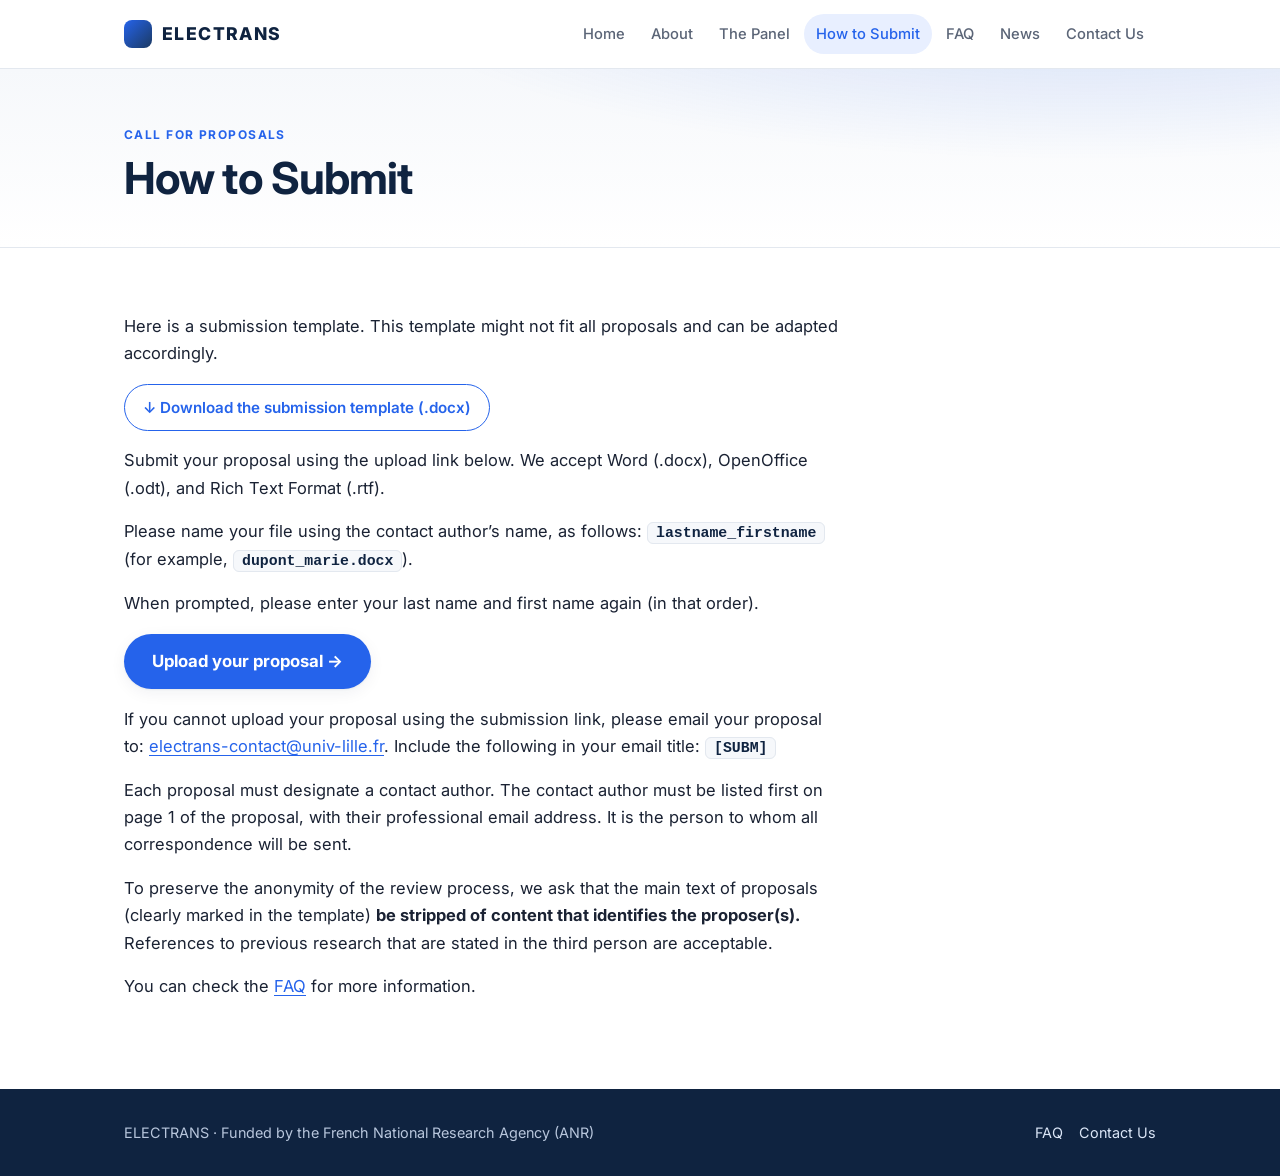
<file: how-to-submit.html>
<!DOCTYPE html>
<html lang="en">
<head>
  <meta charset="UTF-8">
  <meta name="viewport" content="width=device-width, initial-scale=1.0">
  <title>How to Submit | ELECTRANS</title>
  <link rel="preconnect" href="https://fonts.googleapis.com">
  <link rel="preconnect" href="https://fonts.gstatic.com" crossorigin>
  <link href="https://fonts.googleapis.com/css2?family=Inter:wght@400;500;600;700;800&display=swap" rel="stylesheet">
  <link rel="stylesheet" href="style.css">
</head>
<body>
  <header>
    <div class="container">
      <a class="logo" href="index.html"><span class="logo-mark" aria-hidden="true"></span>ELECTRANS</a>
      <button class="menu-toggle" type="button" aria-expanded="false" aria-controls="site-nav" onclick="var n=document.getElementById('site-nav');var o=n.classList.toggle('open');this.setAttribute('aria-expanded',o)">Menu</button>
      <nav id="site-nav" aria-label="Main">
        <ul>
          <li><a href="index.html">Home</a></li>
          <li><a href="about.html">About</a></li>
          <li><a href="panel.html">The Panel</a></li>
          <li><a href="how-to-submit.html" class="active" aria-current="page">How to Submit</a></li>
          <li><a href="faq.html">FAQ</a></li>
          <li><a href="news.html">News</a></li>
          <li><a href="contact.html">Contact Us</a></li>
        </ul>
      </nav>
    </div>
  </header>

  <div class="page-title">
    <div class="container">
      <p class="eyebrow">Call for proposals</p><h1>How to Submit</h1>
    </div>
  </div>

  <main>
    <div class="container">
      <section class="narrow">
        <p>Here is a submission template. This template might not fit all proposals and can be adapted accordingly.</p>
        <p><a class="btn-outline" href="ELECTRANS_template.docx" download>&#8595; Download the submission template (.docx)</a></p>
        <p>Submit your proposal using the upload link below. We accept Word (.docx), OpenOffice (.odt), and Rich Text Format (.rtf).</p>
        <p>Please name your file using the contact author&rsquo;s name, as follows: <span class="code">lastname_firstname</span> (for example, <span class="code">dupont_marie.docx</span>).</p>
        <p>When prompted, please enter your last name and first name again (in that order).</p>
        <p><a class="btn-primary" href="https://sharedocs.huma-num.fr/wl/?id=meHHPGVT8VqxW6uKqg591djxmNhAG9gG" target="_blank" rel="noopener">Upload your proposal &rarr;</a></p>
        <p>If you cannot upload your proposal using the submission link, please email your proposal to: <a href="mailto:electrans-contact@univ-lille.fr">electrans-contact@univ-lille.fr</a>. Include the following in your email title: <span class="code">[SUBM]</span></p>
        <p>Each proposal must designate a contact author. The contact author must be listed first on page 1 of the proposal, with their professional email address. It is the person to whom all correspondence will be sent.</p>
        <p>To preserve the anonymity of the review process, we ask that the main text of proposals (clearly marked in the template) <b> be stripped of content that identifies the proposer(s). </b> References to previous research that are stated in the third person are acceptable.</p>
        <p>You can check the <a href="faq.html">FAQ</a> for more information.</p>
      </section>

    </div>
  </main>

  <footer>
    <div class="container">
      <p>ELECTRANS &middot; Funded by the French National Research Agency (ANR)</p>
      <p><a href="faq.html">FAQ</a><a href="contact.html">Contact Us</a></p>
    </div>
  </footer>
</body>
</html>
</file>
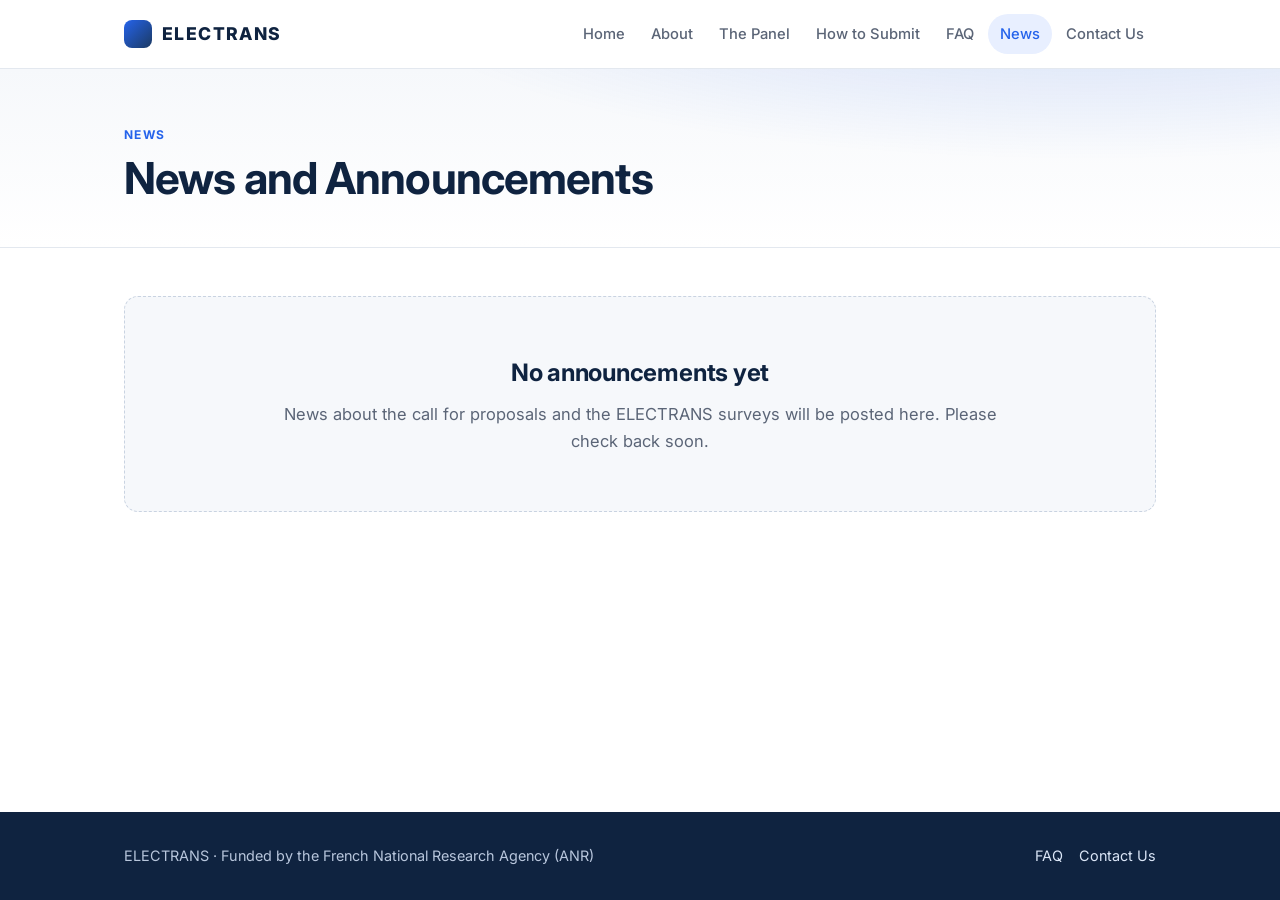
<file: news.html>
<!DOCTYPE html>
<html lang="en">
<head>
  <meta charset="UTF-8">
  <meta name="viewport" content="width=device-width, initial-scale=1.0">
  <title>News and Announcements | ELECTRANS</title>
  <link rel="preconnect" href="https://fonts.googleapis.com">
  <link rel="preconnect" href="https://fonts.gstatic.com" crossorigin>
  <link href="https://fonts.googleapis.com/css2?family=Inter:wght@400;500;600;700;800&display=swap" rel="stylesheet">
  <link rel="stylesheet" href="style.css">
</head>
<body>
  <header>
    <div class="container">
      <a class="logo" href="index.html"><span class="logo-mark" aria-hidden="true"></span>ELECTRANS</a>
      <button class="menu-toggle" type="button" aria-expanded="false" aria-controls="site-nav" onclick="var n=document.getElementById('site-nav');var o=n.classList.toggle('open');this.setAttribute('aria-expanded',o)">Menu</button>
      <nav id="site-nav" aria-label="Main">
        <ul>
          <li><a href="index.html">Home</a></li>
          <li><a href="about.html">About</a></li>
          <li><a href="panel.html">The Panel</a></li>
          <li><a href="how-to-submit.html">How to Submit</a></li>
          <li><a href="faq.html">FAQ</a></li>
          <li><a href="news.html" class="active" aria-current="page">News</a></li>
          <li><a href="contact.html">Contact Us</a></li>
        </ul>
      </nav>
    </div>
  </header>

  <div class="page-title">
    <div class="container">
      <p class="eyebrow">News</p><h1>News and Announcements</h1>
    </div>
  </div>

  <main>
    <div class="container">
      <section>
        <div class="empty">
          <h2>No announcements yet</h2>
          <p>News about the call for proposals and the ELECTRANS surveys will be posted here. Please check back soon.</p>
        </div>
      </section>

    </div>
  </main>

  <footer>
    <div class="container">
      <p>ELECTRANS &middot; Funded by the French National Research Agency (ANR)</p>
      <p><a href="faq.html">FAQ</a><a href="contact.html">Contact Us</a></p>
    </div>
  </footer>
</body>
</html>
</file>
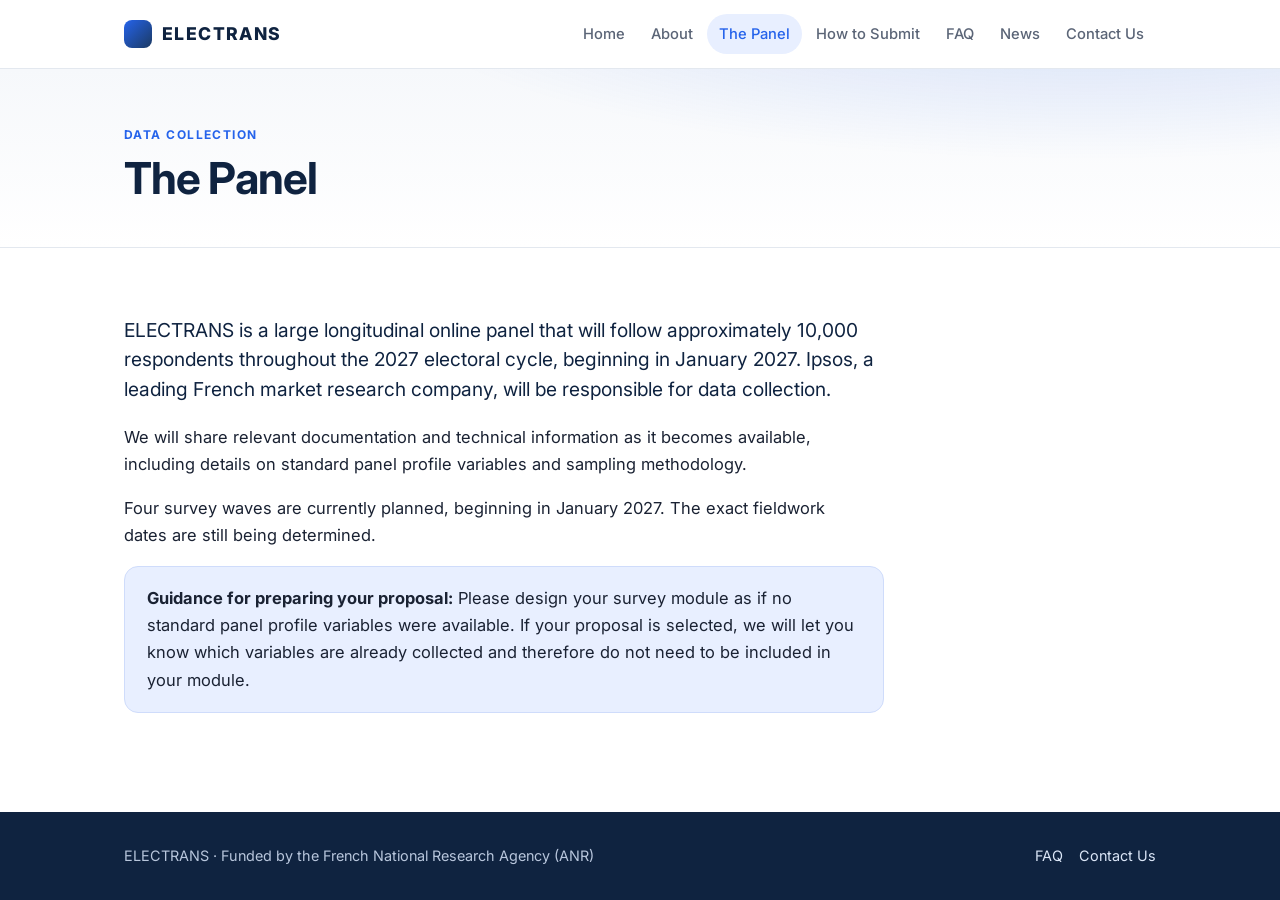
<file: panel.html>
<!DOCTYPE html>
<html lang="en">
<head>
  <meta charset="UTF-8">
  <meta name="viewport" content="width=device-width, initial-scale=1.0">
  <title>The Panel | ELECTRANS</title>
  <link rel="preconnect" href="https://fonts.googleapis.com">
  <link rel="preconnect" href="https://fonts.gstatic.com" crossorigin>
  <link href="https://fonts.googleapis.com/css2?family=Inter:wght@400;500;600;700;800&display=swap" rel="stylesheet">
  <link rel="stylesheet" href="style.css">
</head>
<body>
  <header>
    <div class="container">
      <a class="logo" href="index.html"><span class="logo-mark" aria-hidden="true"></span>ELECTRANS</a>
      <button class="menu-toggle" type="button" aria-expanded="false" aria-controls="site-nav" onclick="var n=document.getElementById('site-nav');var o=n.classList.toggle('open');this.setAttribute('aria-expanded',o)">Menu</button>
      <nav id="site-nav" aria-label="Main">
        <ul>
          <li><a href="index.html">Home</a></li>
          <li><a href="about.html">About</a></li>
          <li><a href="panel.html" class="active" aria-current="page">The Panel</a></li>
          <li><a href="how-to-submit.html">How to Submit</a></li>
          <li><a href="faq.html">FAQ</a></li>
          <li><a href="news.html">News</a></li>
          <li><a href="contact.html">Contact Us</a></li>
        </ul>
      </nav>
    </div>
  </header>

  <div class="page-title">
    <div class="container">
      <p class="eyebrow">Data collection</p><h1>The Panel</h1>
    </div>
  </div>

  <main>
    <div class="container">
      <section class="narrow">
        <p class="lead">ELECTRANS is a large longitudinal online panel that will follow approximately 10,000 respondents throughout the 2027 electoral cycle, beginning in January 2027. Ipsos, a leading French market research company, will be responsible for data collection.</p>
        <p>We will share relevant documentation and technical information as it becomes available, including details on standard panel profile variables and sampling methodology.</p>
        <p>Four survey waves are currently planned, beginning in January 2027. The exact fieldwork dates are still being determined.</p>
        <div class="note">
          <p><strong>Guidance for preparing your proposal:</strong> Please design your survey module as if no standard panel profile variables were available. If your proposal is selected, we will let you know which variables are already collected and therefore do not need to be included in your module.</p>
        </div>
      </section>

    </div>
  </main>

  <footer>
    <div class="container">
      <p>ELECTRANS &middot; Funded by the French National Research Agency (ANR)</p>
      <p><a href="faq.html">FAQ</a><a href="contact.html">Contact Us</a></p>
    </div>
  </footer>
</body>
</html>
</file>
<file: style.css>
/* ELECTRANS — site styles. Edit colors in :root. */
:root {
  --navy: #0f2340;
  --navy-2: #1b3a63;
  --accent: #2563eb;
  --accent-soft: #e8efff;
  --text: #1a2233;
  --muted: #5b6577;
  --bg: #ffffff;
  --bg-alt: #f6f8fb;
  --border: #e3e8ef;
  --radius: 14px;
  --shadow: 0 1px 2px rgba(15,35,64,.06), 0 4px 16px rgba(15,35,64,.06);
  --shadow-hover: 0 2px 4px rgba(15,35,64,.08), 0 12px 32px rgba(15,35,64,.12);
}
* { box-sizing: border-box; }
html { scroll-behavior: smooth; }
body {
  margin: 0;
  font-family: "Inter", -apple-system, BlinkMacSystemFont, "Segoe UI", Helvetica, Arial, sans-serif;
  color: var(--text);
  background: var(--bg);
  line-height: 1.65;
  font-size: 16.5px;
  -webkit-font-smoothing: antialiased;
}
a { color: var(--accent); text-underline-offset: 3px; }
a:hover { text-decoration-thickness: 2px; }
.container { max-width: 1080px; margin: 0 auto; padding: 0 24px; }
.narrow { max-width: 760px; }

/* ---------- Header ---------- */
header {
  position: sticky; top: 0; z-index: 10;
  background: rgba(255,255,255,.9);
  backdrop-filter: saturate(180%) blur(10px);
  -webkit-backdrop-filter: saturate(180%) blur(10px);
  border-bottom: 1px solid var(--border);
}
header .container { display: flex; align-items: center; justify-content: space-between; gap: 16px; min-height: 68px; flex-wrap: wrap; }
.logo { display: flex; align-items: center; gap: 10px; text-decoration: none; color: var(--navy); font-weight: 800; letter-spacing: .08em; font-size: 1.1rem; }
.logo-mark { width: 28px; height: 28px; border-radius: 8px; background: linear-gradient(135deg, var(--accent), var(--navy-2)); display: inline-block; }
nav ul { list-style: none; margin: 0; padding: 0; display: flex; flex-wrap: wrap; gap: 2px; }
nav a { display: block; color: var(--muted); text-decoration: none; padding: 8px 12px; border-radius: 999px; font-size: .92rem; font-weight: 500; }
nav a:hover { color: var(--navy); background: var(--bg-alt); text-decoration: none; }
nav a.active { color: var(--accent); background: var(--accent-soft); }
.menu-toggle { display: none; background: none; border: 1px solid var(--border); border-radius: 10px; padding: 8px 12px; font: inherit; font-size: .9rem; color: var(--navy); cursor: pointer; }

/* ---------- Page title band ---------- */
.page-title {
  background: radial-gradient(1200px 300px at 85% -50%, rgba(37,99,235,.18), transparent 60%), linear-gradient(180deg, var(--bg-alt), #fff);
  border-bottom: 1px solid var(--border);
  padding: 56px 0 44px;
}
.eyebrow { text-transform: uppercase; letter-spacing: .12em; font-size: .75rem; font-weight: 700; color: var(--accent); margin: 0 0 8px; }
.page-title h1 { margin: 0; color: var(--navy); font-size: clamp(2rem, 4vw, 2.75rem); line-height: 1.15; letter-spacing: -.02em; }

/* ---------- Hero (home) ---------- */
.hero {
  background: radial-gradient(900px 400px at 90% 0%, rgba(37,99,235,.45), transparent 60%), linear-gradient(135deg, var(--navy) 0%, var(--navy-2) 100%);
  color: #fff; padding: 72px 0 64px;
}
.hero-grid { display: grid; grid-template-columns: 1.4fr 1fr; gap: 48px; align-items: start; }
.hero h1 { font-size: clamp(2.2rem, 5vw, 3.4rem); line-height: 1.08; margin: 0 0 18px; letter-spacing: -.03em; }
.hero .eyebrow { color: #9cc0ff; }
.hero p { color: #d6e2f5; font-size: 1.12rem; margin: 0 0 14px; max-width: 58ch; }
.dates { background: rgba(255,255,255,.07); border: 1px solid rgba(255,255,255,.15); border-radius: var(--radius); padding: 24px; }
.dates h2 { color: #fff; font-size: 1rem; text-transform: uppercase; letter-spacing: .1em; margin: 0 0 16px; border: 0; padding: 0; }
.dates ol { list-style: none; margin: 0; padding: 0; }
.dates li { position: relative; padding: 0 0 18px 22px; border-left: 2px solid rgba(255,255,255,.2); margin-left: 6px; }
.dates li:last-child { padding-bottom: 0; border-left-color: transparent; }
.dates li::before { content: ""; position: absolute; left: -7px; top: 5px; width: 12px; height: 12px; border-radius: 50%; background: #9cc0ff; box-shadow: 0 0 0 4px rgba(156,192,255,.2); }
.dates .when { display: block; font-weight: 700; color: #fff; }
.dates .what { color: #c9d6ea; font-size: .95rem; }

/* ---------- Main ---------- */
main { padding: 48px 0 72px; }
section { margin-bottom: 48px; }
section:last-child { margin-bottom: 0; }
h2 { color: var(--navy); font-size: 1.5rem; letter-spacing: -.01em; margin: 0 0 16px; }
h3 { color: var(--navy); font-size: 1.1rem; margin: 0 0 6px; }
main p, main li { max-width: 72ch; }
main ul, main ol { padding-left: 1.3em; }
main li { margin-bottom: 8px; }
main li::marker { color: var(--accent); }
.lead { font-size: 1.2rem; color: var(--navy); line-height: 1.55; }

/* ---------- Navigation cards ---------- */
.nav-cards { display: grid; grid-template-columns: repeat(3, 1fr); gap: 18px; }
.nav-card {
  display: flex; flex-direction: column; gap: 6px;
  padding: 26px 24px; border: 1px solid var(--border); border-radius: var(--radius);
  background: #fff; box-shadow: var(--shadow); text-decoration: none; color: var(--text);
  transition: transform .15s ease, box-shadow .15s ease, border-color .15s ease;
}
.nav-card:hover { transform: translateY(-3px); box-shadow: var(--shadow-hover); border-color: #c9d6f2; text-decoration: none; }
.nav-card .t { font-size: 1.2rem; font-weight: 700; color: var(--navy); display: flex; justify-content: space-between; align-items: center; }
.nav-card .t::after { content: "→"; color: var(--accent); transition: transform .15s ease; }
.nav-card:hover .t::after { transform: translateX(4px); }
.nav-card .d { color: var(--muted); font-size: .95rem; }

/* ---------- Callouts ---------- */
.note { background: var(--accent-soft); border: 1px solid #cfdcfb; border-radius: var(--radius); padding: 18px 22px; }
.note p { margin: 0; }
.alert { display: flex; gap: 14px; align-items: flex-start; background: #fff8e6; border: 1px solid #f3d98b; border-radius: var(--radius); padding: 18px 22px; margin-bottom: 32px; }
.alert strong { color: #7a5200; }
.alert p { margin: 0; }
.alert-icon { flex: none; width: 24px; height: 24px; border-radius: 50%; background: #f0b429; color: #fff; display: grid; place-items: center; font-weight: 800; font-size: .9rem; }
.code { font-family: ui-monospace, SFMono-Regular, Menlo, monospace; font-weight: 700; font-size: .9em; background: var(--bg-alt); border: 1px solid var(--border); padding: 2px 8px; border-radius: 6px; color: var(--navy); }
.btn-outline { display: inline-flex; align-items: center; gap: 8px; padding: 10px 18px; border: 1px solid var(--accent); border-radius: 999px; text-decoration: none; font-weight: 600; font-size: .95rem; }
.btn-outline:hover { background: var(--accent); color: #fff; text-decoration: none; }
.btn-primary { display: inline-flex; align-items: center; gap: 8px; padding: 14px 28px; background: var(--accent); color: #fff; border-radius: 999px; text-decoration: none; font-weight: 700; font-size: 1.05rem; box-shadow: var(--shadow); transition: background .15s ease, box-shadow .15s ease, transform .15s ease; }
.btn-primary:hover { background: var(--navy-2); color: #fff; text-decoration: none; box-shadow: var(--shadow-hover); transform: translateY(-1px); }

/* ---------- People ---------- */
.people { list-style: none; padding-left: 0; display: grid; grid-template-columns: repeat(auto-fill, minmax(220px, 1fr)); gap: 12px; max-width: none; }
.people li { max-width: none; margin: 0; padding: 14px 18px; border: 1px solid var(--border); border-radius: 12px; font-weight: 600; color: var(--navy); background: #fff; }
.institutions { display: flex; flex-wrap: wrap; gap: 8px; list-style: none; padding: 0; max-width: none; }
.institutions li { margin: 0; padding: 6px 14px; border-radius: 999px; background: var(--bg-alt); border: 1px solid var(--border); font-size: .9rem; color: var(--navy); }

/* ---------- Contact ---------- */
.contact-grid { display: grid; grid-template-columns: repeat(3, 1fr); gap: 18px; }
.contact-block { border: 1px solid var(--border); border-radius: var(--radius); padding: 24px; background: #fff; box-shadow: var(--shadow); }
.contact-block h3 { font-size: 1.02rem; line-height: 1.4; margin-bottom: 12px; }
.contact-block p { font-size: .95rem; }

/* ---------- FAQ ---------- */
.faq-layout { display: grid; grid-template-columns: 220px 1fr; gap: 40px; align-items: start; }
.faq-toc { position: sticky; top: 96px; font-size: .92rem; }
.faq-toc p { font-weight: 700; color: var(--navy); margin: 0 0 8px; }
.faq-toc ul { list-style: none; padding: 0; margin: 0 0 16px; }
.faq-toc li { margin: 0; }
.faq-toc a { display: block; padding: 6px 10px; border-radius: 8px; color: var(--muted); text-decoration: none; }
.faq-toc a:hover { background: var(--bg-alt); color: var(--navy); }
.faq-tools button { background: #fff; border: 1px solid var(--border); border-radius: 999px; padding: 6px 12px; cursor: pointer; color: var(--accent); font: inherit; font-size: .85rem; margin: 0 6px 6px 0; }
.faq-tools button:hover { border-color: var(--accent); }
.faq-group { scroll-margin-top: 96px; }
.faq-group h2 { font-size: 1.25rem; margin-bottom: 12px; }
details { border: 1px solid var(--border); border-radius: 12px; margin-bottom: 10px; background: #fff; transition: box-shadow .15s ease; }
details[open] { box-shadow: var(--shadow); }
summary { cursor: pointer; font-weight: 600; color: var(--navy); padding: 16px 52px 16px 20px; list-style: none; position: relative; }
summary::-webkit-details-marker { display: none; }
summary::after { content: "+"; position: absolute; right: 18px; top: 50%; transform: translateY(-50%); width: 26px; height: 26px; border-radius: 50%; background: var(--accent-soft); color: var(--accent); display: grid; place-items: center; font-weight: 700; }
details[open] summary::after { content: "−"; }
details > *:not(summary) { margin-left: 20px; margin-right: 20px; }
details > *:last-child { margin-bottom: 18px; }
details p:first-of-type { margin-top: 0; }

/* ---------- Empty state ---------- */
.empty { text-align: center; padding: 56px 24px; border: 1px dashed #c9d3e1; border-radius: var(--radius); background: var(--bg-alt); }
.empty h2 { margin-bottom: 8px; }
.empty p { color: var(--muted); margin: 0 auto; }

/* ---------- Footer ---------- */
footer { background: var(--navy); color: #b8c6dc; padding: 32px 0; font-size: .9rem; }
footer .container { display: flex; justify-content: space-between; gap: 16px; flex-wrap: wrap; align-items: center; }
footer p { margin: 0; }
footer a { color: #dbe6f7; text-decoration: none; margin-left: 16px; }
footer a:hover { color: #fff; }

/* ---------- Responsive ---------- */
@media (max-width: 900px) {
  .hero-grid, .faq-layout { grid-template-columns: 1fr; }
  .faq-toc { position: static; }
  .nav-cards, .contact-grid { grid-template-columns: 1fr 1fr; }
}
@media (max-width: 760px) {
  .menu-toggle { display: block; }
  nav { display: none; width: 100%; padding-bottom: 12px; }
  nav.open { display: block; }
  nav ul { flex-direction: column; }
  .nav-cards, .contact-grid { grid-template-columns: 1fr; }
  .hero { padding: 48px 0; }
  footer a { margin: 0 16px 0 0; }
}

/* Keep footer at the bottom on short pages */
body { min-height: 100vh; display: flex; flex-direction: column; }
main { flex: 1; }

/* ---------- Principal investigators ---------- */
.pi-grid { display: grid; grid-template-columns: repeat(2, 1fr); gap: 20px; }
.pi-card { display: flex; flex-direction: column; border: 1px solid var(--border); border-radius: var(--radius); padding: 24px; background: #fff; box-shadow: var(--shadow); }
.pi-head { display: flex; gap: 16px; align-items: center; margin-bottom: 14px; }
.pi-photo { position: relative; flex: none; width: 84px; height: 84px; border-radius: 50%; overflow: hidden; background: linear-gradient(135deg, var(--accent), var(--navy-2)); display: grid; place-items: center; }
.pi-photo span { color: #fff; font-weight: 700; font-size: 1.3rem; letter-spacing: .04em; }
.pi-photo img { position: absolute; inset: 0; width: 100%; height: 100%; object-fit: cover; object-position: center; }
.pi-card h3 { margin: 0 0 2px; font-size: 1.15rem; }
.pi-role { margin: 0; color: var(--muted); font-size: .9rem; line-height: 1.4; }
.pi-bio { font-size: .95rem; margin: 0 0 14px; flex: 1; }
.pi-link { font-weight: 600; font-size: .92rem; text-decoration: none; }
.pi-link:hover { text-decoration: underline; }
@media (max-width: 760px) { .pi-grid { grid-template-columns: 1fr; } }

/* ---------- Home: text left, page links stacked on the right ---------- */
.home-grid { display: grid; grid-template-columns: minmax(0, 1fr) 340px; gap: 48px; align-items: start; }
.home-links { position: sticky; top: 92px; }
.nav-stack { grid-template-columns: 1fr; gap: 12px; }
.nav-stack .nav-card { padding: 18px 20px; }
.nav-stack .nav-card .t { font-size: 1.05rem; }
.nav-stack .nav-card .d { font-size: .9rem; }
@media (max-width: 900px) {
  .home-grid { grid-template-columns: 1fr; gap: 32px; }
  .home-links { position: static; order: -1; }
}

/* Home: page links on the left, call-for-proposals text on the right */
@media (min-width: 901px) { .home-grid { grid-template-columns: 300px minmax(0, 1fr); } }
.home-text h2 { margin-top: 0; }
</file>
